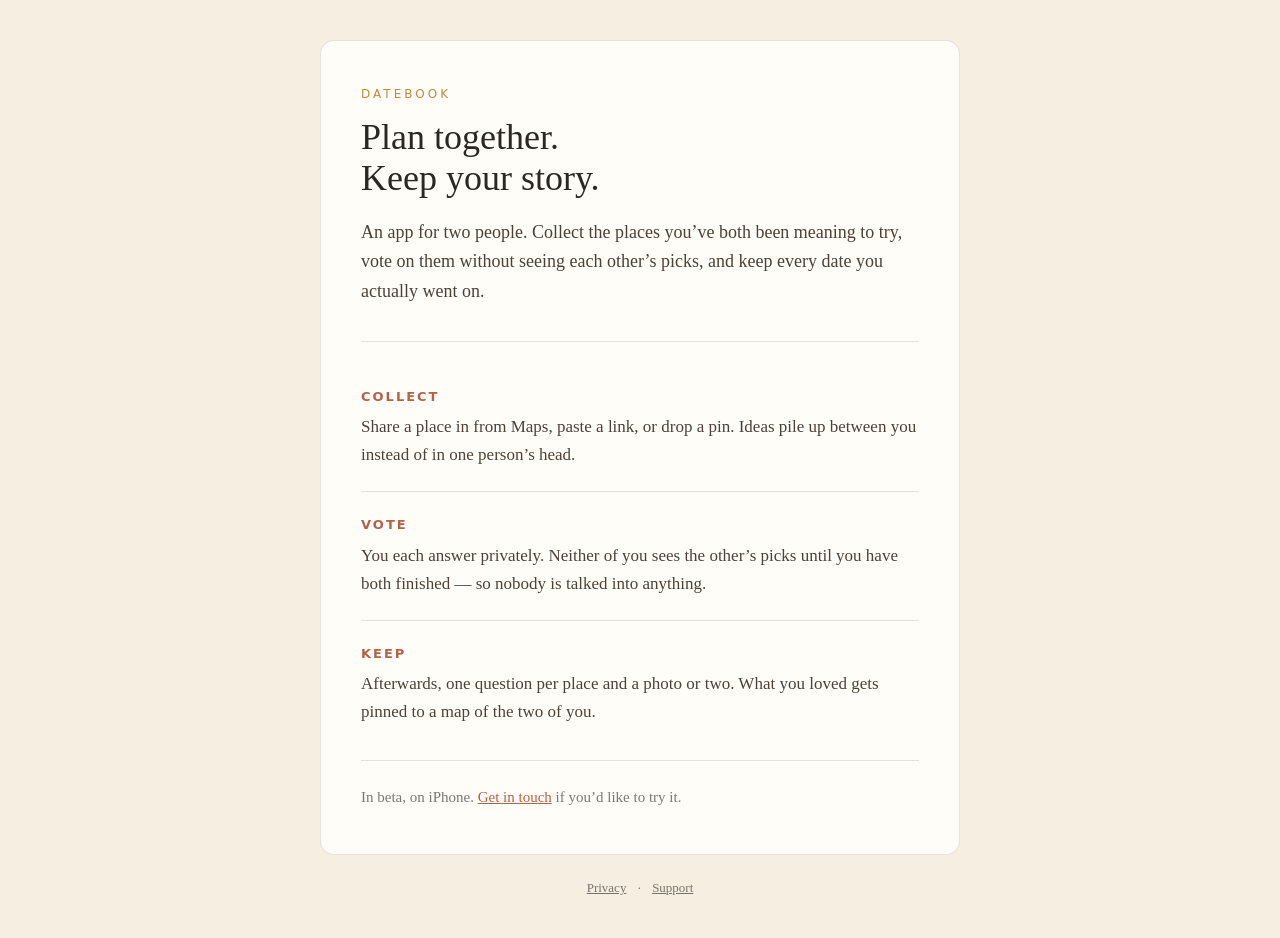
<file: index.html>
<!doctype html>
<html lang="en">
  <head>
    <meta charset="utf-8" />
    <meta name="viewport" content="width=device-width, initial-scale=1" />
    <title>Datebook — Plan together. Keep your story.</title>
    <meta
      name="description"
      content="Datebook is for two people. Collect date ideas, vote without seeing each other's picks, and keep every date you actually went on."
    />
    <link rel="stylesheet" href="style.css" />
  </head>
  <body>
    <main>
      <p class="eyebrow">Datebook</p>
      <h1>Plan together.<br />Keep your story.</h1>
      <p class="lead">
        An app for two people. Collect the places you&rsquo;ve both been meaning to try, vote
        on them without seeing each other&rsquo;s picks, and keep every date you actually
        went on.
      </p>

      <section class="steps">
        <div>
          <h2>Collect</h2>
          <p>
            Share a place in from Maps, paste a link, or drop a pin. Ideas pile up between
            you instead of in one person&rsquo;s head.
          </p>
        </div>
        <div>
          <h2>Vote</h2>
          <p>
            You each answer privately. Neither of you sees the other&rsquo;s picks until you
            have both finished — so nobody is talked into anything.
          </p>
        </div>
        <div>
          <h2>Keep</h2>
          <p>
            Afterwards, one question per place and a photo or two. What you loved gets pinned
            to a map of the two of you.
          </p>
        </div>
      </section>

      <p class="status">
        In beta, on iPhone. <a href="mailto:christinesavadel@gmail.com">Get in touch</a> if
        you&rsquo;d like to try it.
      </p>
    </main>

    <footer>
      <a href="privacy.html">Privacy</a>
      <span aria-hidden="true">·</span>
      <a href="support.html">Support</a>
    </footer>
  </body>
</html>
</file>
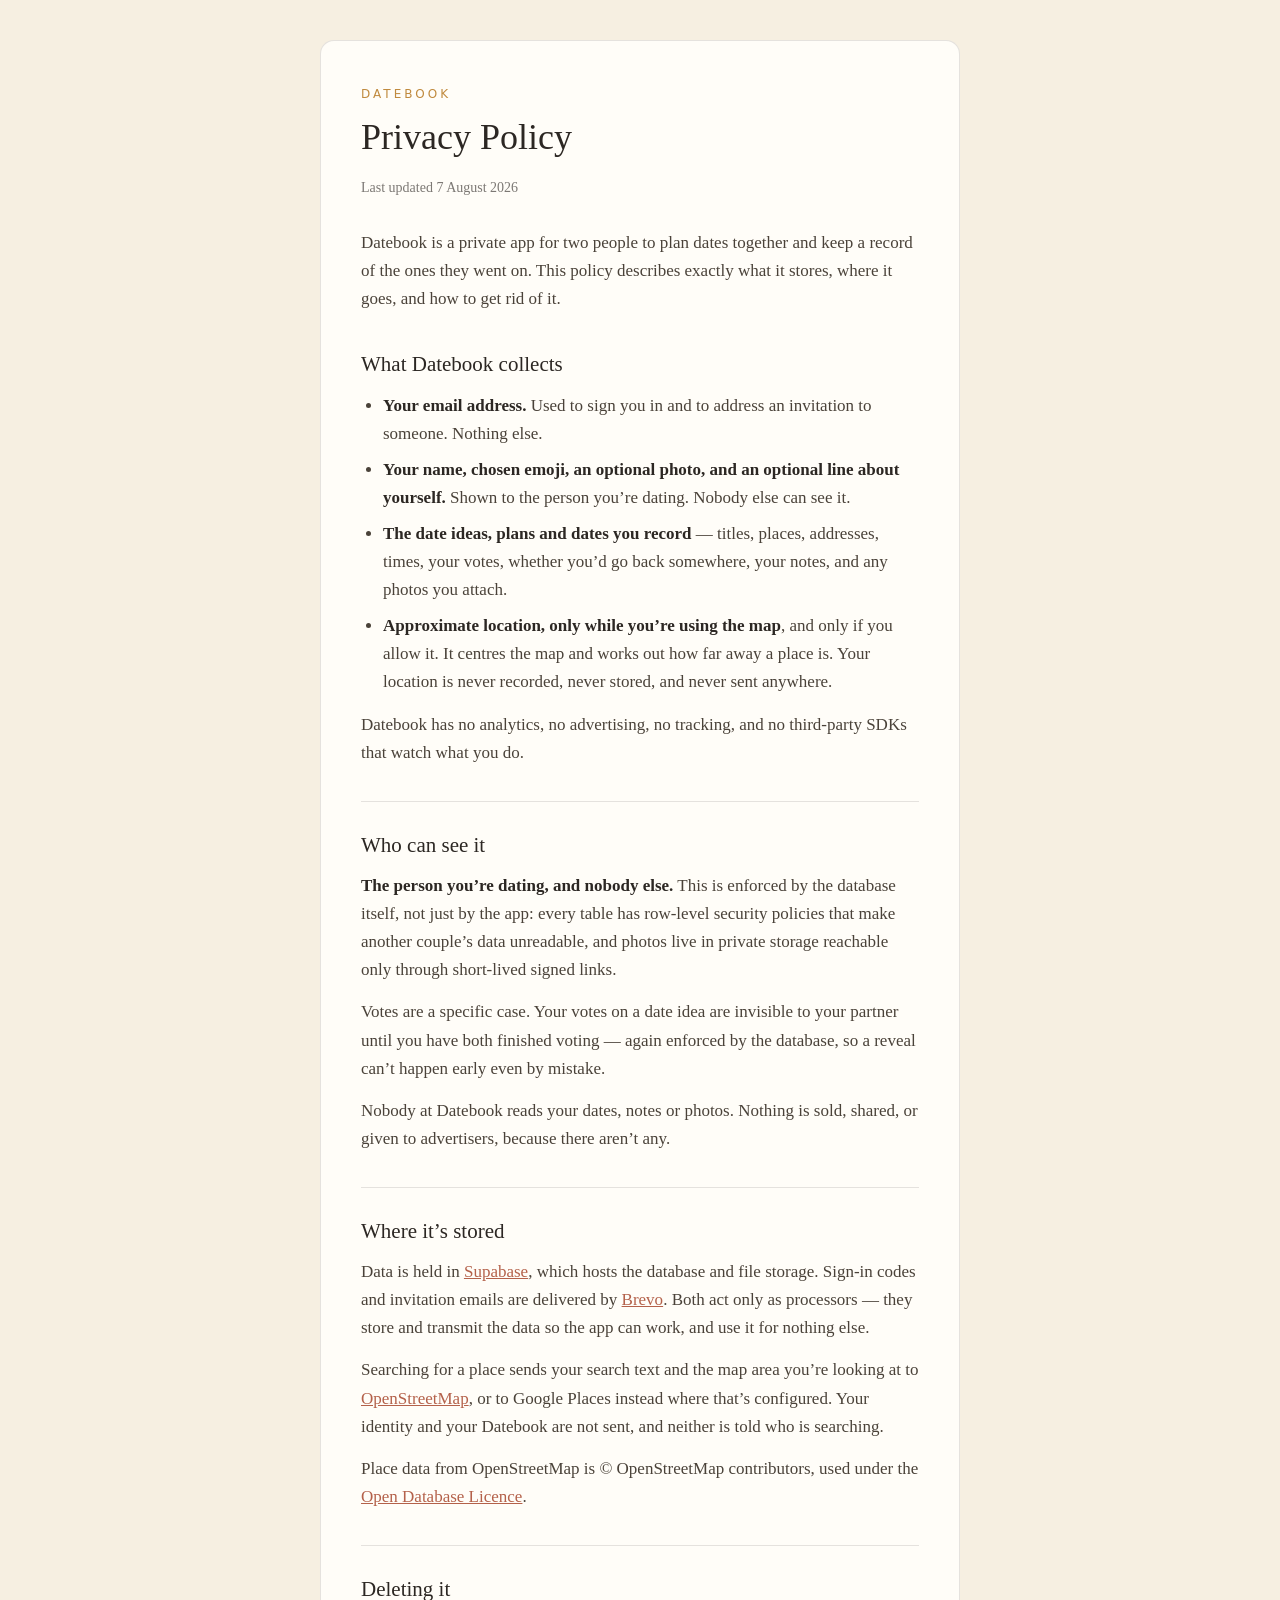
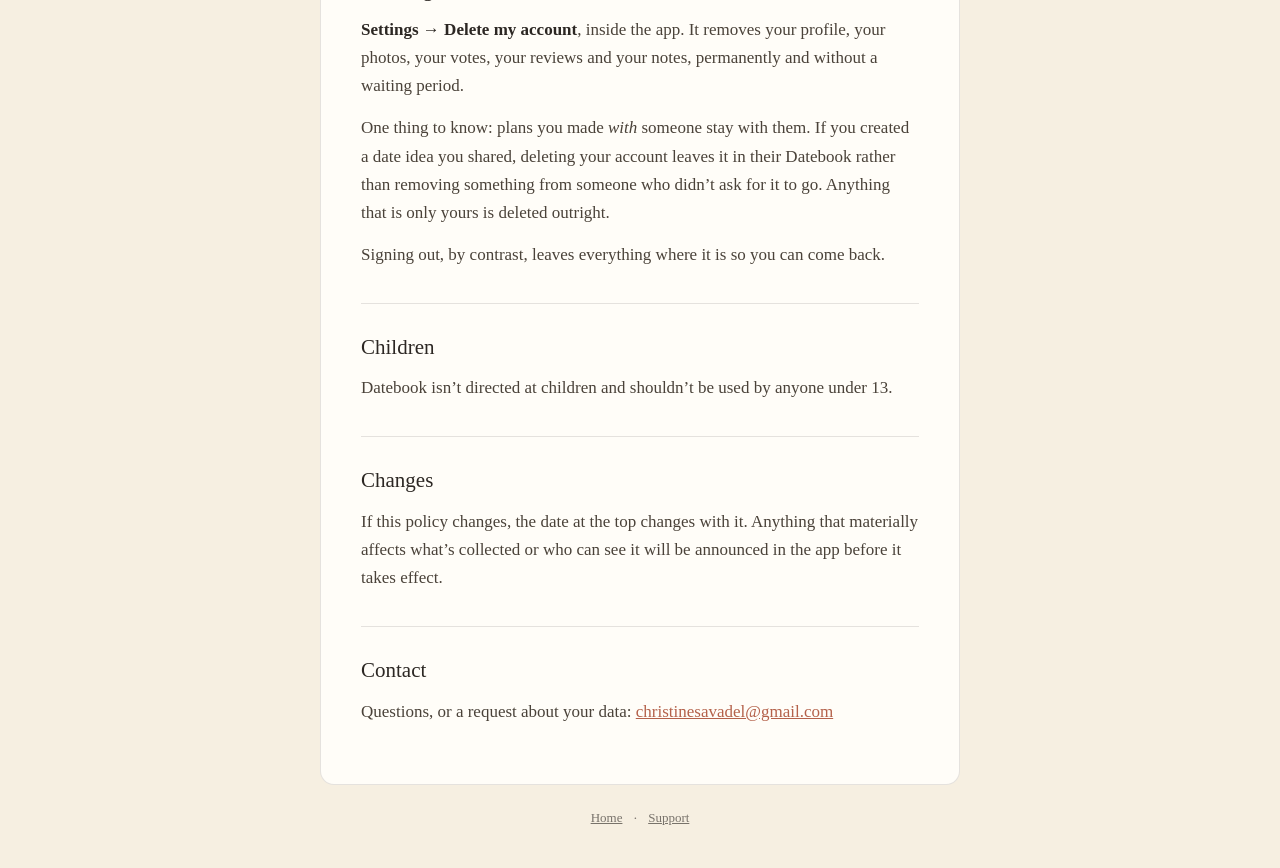
<file: privacy.html>
<!doctype html>
<html lang="en">
  <head>
    <meta charset="utf-8" />
    <meta name="viewport" content="width=device-width, initial-scale=1" />
    <title>Datebook — Privacy Policy</title>
    <meta
      name="description"
      content="What Datebook stores, who can see it, and how to delete it."
    />
    <link rel="stylesheet" href="style.css" />
  </head>
  <body>
    <main>
      <article>
      <p class="eyebrow">Datebook</p>
      <h1>Privacy Policy</h1>
      <p class="updated">Last updated 7 August 2026</p>

      <p>
        Datebook is a private app for two people to plan dates together and keep a record of
        the ones they went on. This policy describes exactly what it stores, where it goes,
        and how to get rid of it.
      </p>

      <h2>What Datebook collects</h2>
      <ul>
        <li>
          <strong>Your email address.</strong> Used to sign you in and to address an
          invitation to someone. Nothing else.
        </li>
        <li>
          <strong>Your name, chosen emoji, an optional photo, and an optional line about
          yourself.</strong> Shown to the person you&rsquo;re dating. Nobody else can see it.
        </li>
        <li>
          <strong>The date ideas, plans and dates you record</strong> — titles, places,
          addresses, times, your votes, whether you&rsquo;d go back somewhere, your notes,
          and any photos you attach.
        </li>
        <li>
          <strong>Approximate location, only while you&rsquo;re using the map</strong>, and
          only if you allow it. It centres the map and works out how far away a place is.
          Your location is never recorded, never stored, and never sent anywhere.
        </li>
      </ul>
      <p>
        Datebook has no analytics, no advertising, no tracking, and no third-party SDKs that
        watch what you do.
      </p>

      <h2>Who can see it</h2>
      <p>
        <strong>The person you&rsquo;re dating, and nobody else.</strong> This is enforced by
        the database itself, not just by the app: every table has row-level security policies
        that make another couple&rsquo;s data unreadable, and photos live in private storage
        reachable only through short-lived signed links.
      </p>
      <p>
        Votes are a specific case. Your votes on a date idea are invisible to your partner
        until you have both finished voting — again enforced by the database, so a reveal
        can&rsquo;t happen early even by mistake.
      </p>
      <p>
        Nobody at Datebook reads your dates, notes or photos. Nothing is sold, shared, or
        given to advertisers, because there aren&rsquo;t any.
      </p>

      <h2>Where it&rsquo;s stored</h2>
      <p>
        Data is held in <a href="https://supabase.com">Supabase</a>, which hosts the database
        and file storage. Sign-in codes and invitation emails are delivered by
        <a href="https://www.brevo.com">Brevo</a>. Both act only as processors — they store
        and transmit the data so the app can work, and use it for nothing else.
      </p>
      <p>
        Searching for a place sends your search text and the map area you&rsquo;re looking at
        to <a href="https://www.openstreetmap.org">OpenStreetMap</a>, or to Google Places
        instead where that&rsquo;s configured. Your identity and your Datebook are not sent,
        and neither is told who is searching.
      </p>
      <p>
        Place data from OpenStreetMap is © OpenStreetMap contributors, used under the
        <a href="https://www.openstreetmap.org/copyright">Open Database Licence</a>.
      </p>

      <h2>Deleting it</h2>
      <p>
        <strong>Settings → Delete my account</strong>, inside the app. It removes your
        profile, your photos, your votes, your reviews and your notes, permanently and
        without a waiting period.
      </p>
      <p>
        One thing to know: plans you made <em>with</em> someone stay with them. If you created
        a date idea you shared, deleting your account leaves it in their Datebook rather than
        removing something from someone who didn&rsquo;t ask for it to go. Anything that is
        only yours is deleted outright.
      </p>
      <p>Signing out, by contrast, leaves everything where it is so you can come back.</p>

      <h2>Children</h2>
      <p>
        Datebook isn&rsquo;t directed at children and shouldn&rsquo;t be used by anyone under
        13.
      </p>

      <h2>Changes</h2>
      <p>
        If this policy changes, the date at the top changes with it. Anything that materially
        affects what&rsquo;s collected or who can see it will be announced in the app before
        it takes effect.
      </p>

      <h2>Contact</h2>
      <p>
        Questions, or a request about your data:
        <a href="mailto:christinesavadel@gmail.com">christinesavadel@gmail.com</a>
      </p>
      </article>
    </main>
    <footer>
      <a href="/datebook-web/">Home</a>
      <span aria-hidden="true">·</span>
      <a href="support.html">Support</a>
    </footer>
  </body>
</html>
</file>
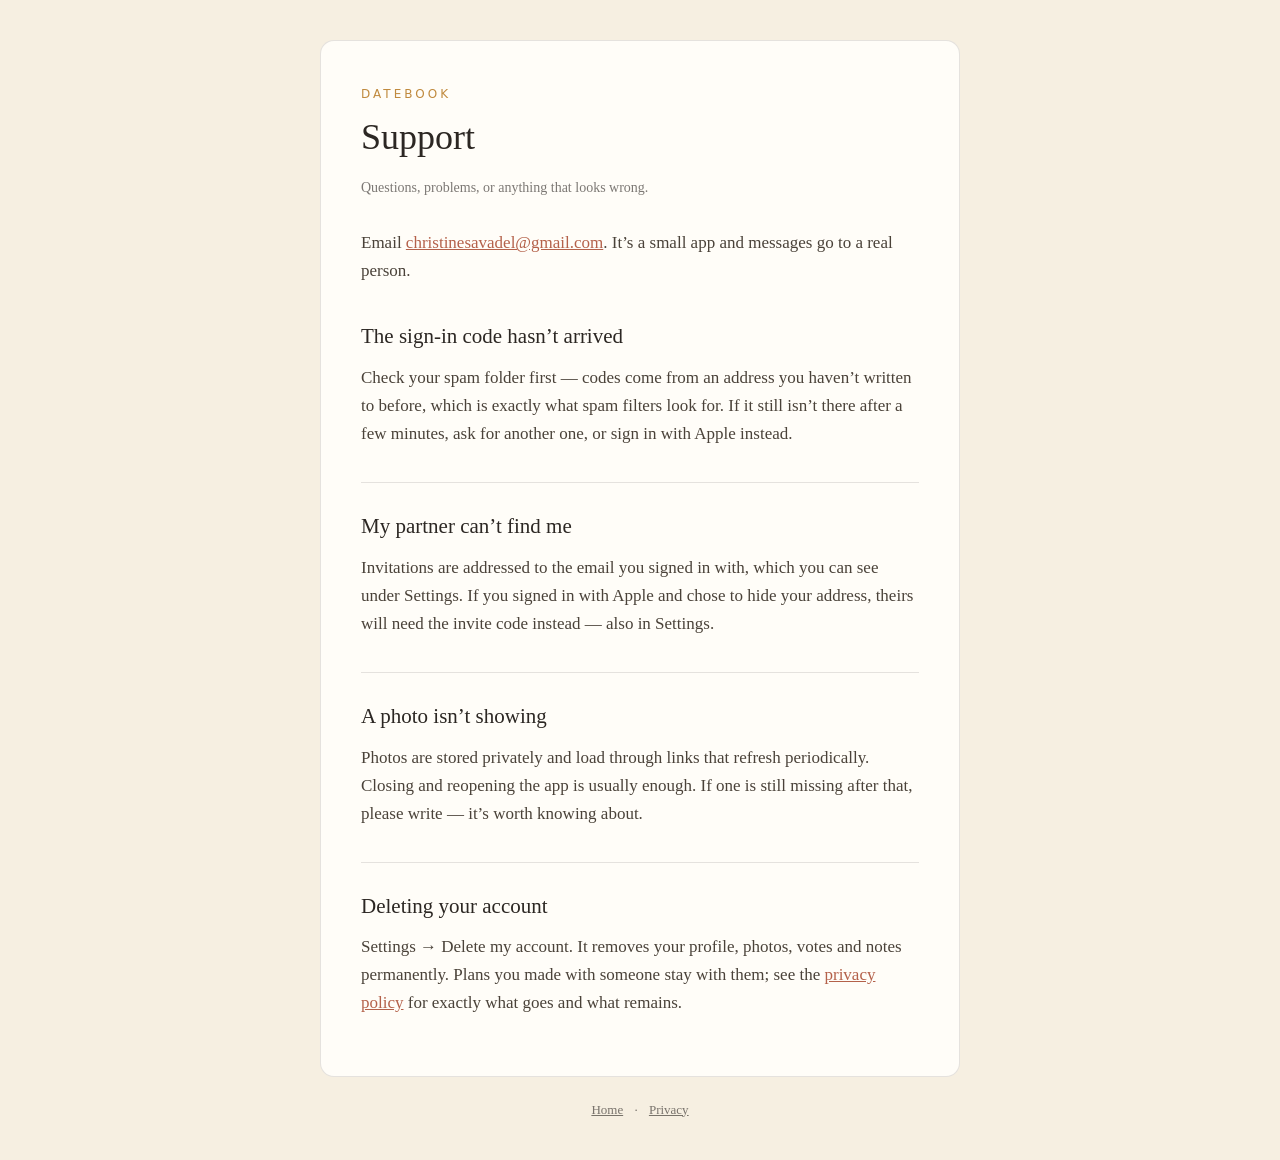
<file: support.html>
<!doctype html>
<html lang="en">
  <head>
    <meta charset="utf-8" />
    <meta name="viewport" content="width=device-width, initial-scale=1" />
    <title>Datebook — Support</title>
    <meta name="description" content="Help with Datebook, and how to get in touch." />
    <link rel="stylesheet" href="style.css" />
  </head>
  <body>
    <main>
      <article>
        <p class="eyebrow">Datebook</p>
        <h1>Support</h1>
        <p class="updated">Questions, problems, or anything that looks wrong.</p>

        <p>
          Email <a href="mailto:christinesavadel@gmail.com">christinesavadel@gmail.com</a>.
          It&rsquo;s a small app and messages go to a real person.
        </p>

        <h2>The sign-in code hasn&rsquo;t arrived</h2>
        <p>
          Check your spam folder first — codes come from an address you haven&rsquo;t written
          to before, which is exactly what spam filters look for. If it still isn&rsquo;t
          there after a few minutes, ask for another one, or sign in with Apple instead.
        </p>

        <h2>My partner can&rsquo;t find me</h2>
        <p>
          Invitations are addressed to the email you signed in with, which you can see under
          Settings. If you signed in with Apple and chose to hide your address, theirs will
          need the invite code instead — also in Settings.
        </p>

        <h2>A photo isn&rsquo;t showing</h2>
        <p>
          Photos are stored privately and load through links that refresh periodically.
          Closing and reopening the app is usually enough. If one is still missing after
          that, please write — it&rsquo;s worth knowing about.
        </p>

        <h2>Deleting your account</h2>
        <p>
          Settings → Delete my account. It removes your profile, photos, votes and notes
          permanently. Plans you made with someone stay with them; see the
          <a href="privacy.html">privacy policy</a> for exactly what goes and what remains.
        </p>
      </article>
    </main>

    <footer>
      <a href="/datebook-web/">Home</a>
      <span aria-hidden="true">·</span>
      <a href="privacy.html">Privacy</a>
    </footer>
  </body>
</html>
</file>
<file: style.css>
/* Shared by every page here. Self-contained on purpose: no fonts, scripts or
   images fetched from anywhere, so a site that says it doesn't track people
   doesn't quietly call out to three other companies to render itself. */
:root {
  --paper: #f6efe1;
  --card: #fffdf8;
  --ink: #2c2723;
  --ink-soft: #4a4239;
  --muted: rgba(44, 39, 35, 0.62);
  --line: rgba(44, 39, 35, 0.12);
  --terracotta: #b4614a;
  --gold: #c08a3e;
}

* {
  box-sizing: border-box;
}

body {
  margin: 0;
  padding: 40px 20px 40px;
  background: var(--paper);
  color: var(--ink-soft);
  font-family: Georgia, 'Times New Roman', serif;
  font-size: 17px;
  line-height: 1.65;
}

main {
  max-width: 640px;
  margin: 0 auto;
  background: var(--card);
  border: 1px solid var(--line);
  border-radius: 14px;
  padding: 44px 40px;
}

.eyebrow {
  margin: 0;
  font-size: 12px;
  letter-spacing: 3px;
  text-transform: uppercase;
  color: var(--gold);
  font-family: system-ui, -apple-system, sans-serif;
}

h1 {
  margin: 12px 0 18px;
  font-size: 36px;
  line-height: 1.15;
  font-weight: normal;
  color: var(--ink);
}

.lead {
  margin: 0 0 8px;
  font-size: 18px;
}

.steps {
  margin-top: 34px;
  border-top: 1px solid var(--line);
}

.steps > div {
  padding-top: 22px;
  margin-top: 22px;
}

.steps > div + div {
  border-top: 1px solid var(--line);
}

.steps h2 {
  margin: 0 0 6px;
  font-size: 13px;
  letter-spacing: 2px;
  text-transform: uppercase;
  color: var(--terracotta);
  font-family: system-ui, -apple-system, sans-serif;
}

.steps p {
  margin: 0;
}

.status {
  margin: 34px 0 0;
  padding-top: 24px;
  border-top: 1px solid var(--line);
  font-size: 15px;
  color: var(--muted);
}

/* Long-form pages: privacy, support. */
.updated {
  margin: 0 0 30px;
  font-size: 14px;
  color: var(--muted);
}

article h2 {
  margin: 34px 0 10px;
  font-size: 21px;
  font-weight: normal;
  color: var(--ink);
  border-top: 1px solid var(--line);
  padding-top: 26px;
}

article h2:first-of-type {
  border-top: none;
  padding-top: 0;
}

p {
  margin: 0 0 14px;
}

strong {
  color: var(--ink);
}

a {
  color: var(--terracotta);
}

ul {
  margin: 0 0 14px;
  padding-left: 22px;
}

li {
  margin-bottom: 8px;
}

footer {
  max-width: 640px;
  margin: 22px auto 0;
  text-align: center;
  font-size: 13px;
  color: var(--muted);
}

footer a {
  color: var(--muted);
}

footer span {
  margin: 0 8px;
}

@media (max-width: 560px) {
  body {
    padding: 24px 14px 40px;
  }
  main {
    padding: 30px 22px;
    border-radius: 12px;
  }
  h1 {
    font-size: 29px;
  }
}
</file>
